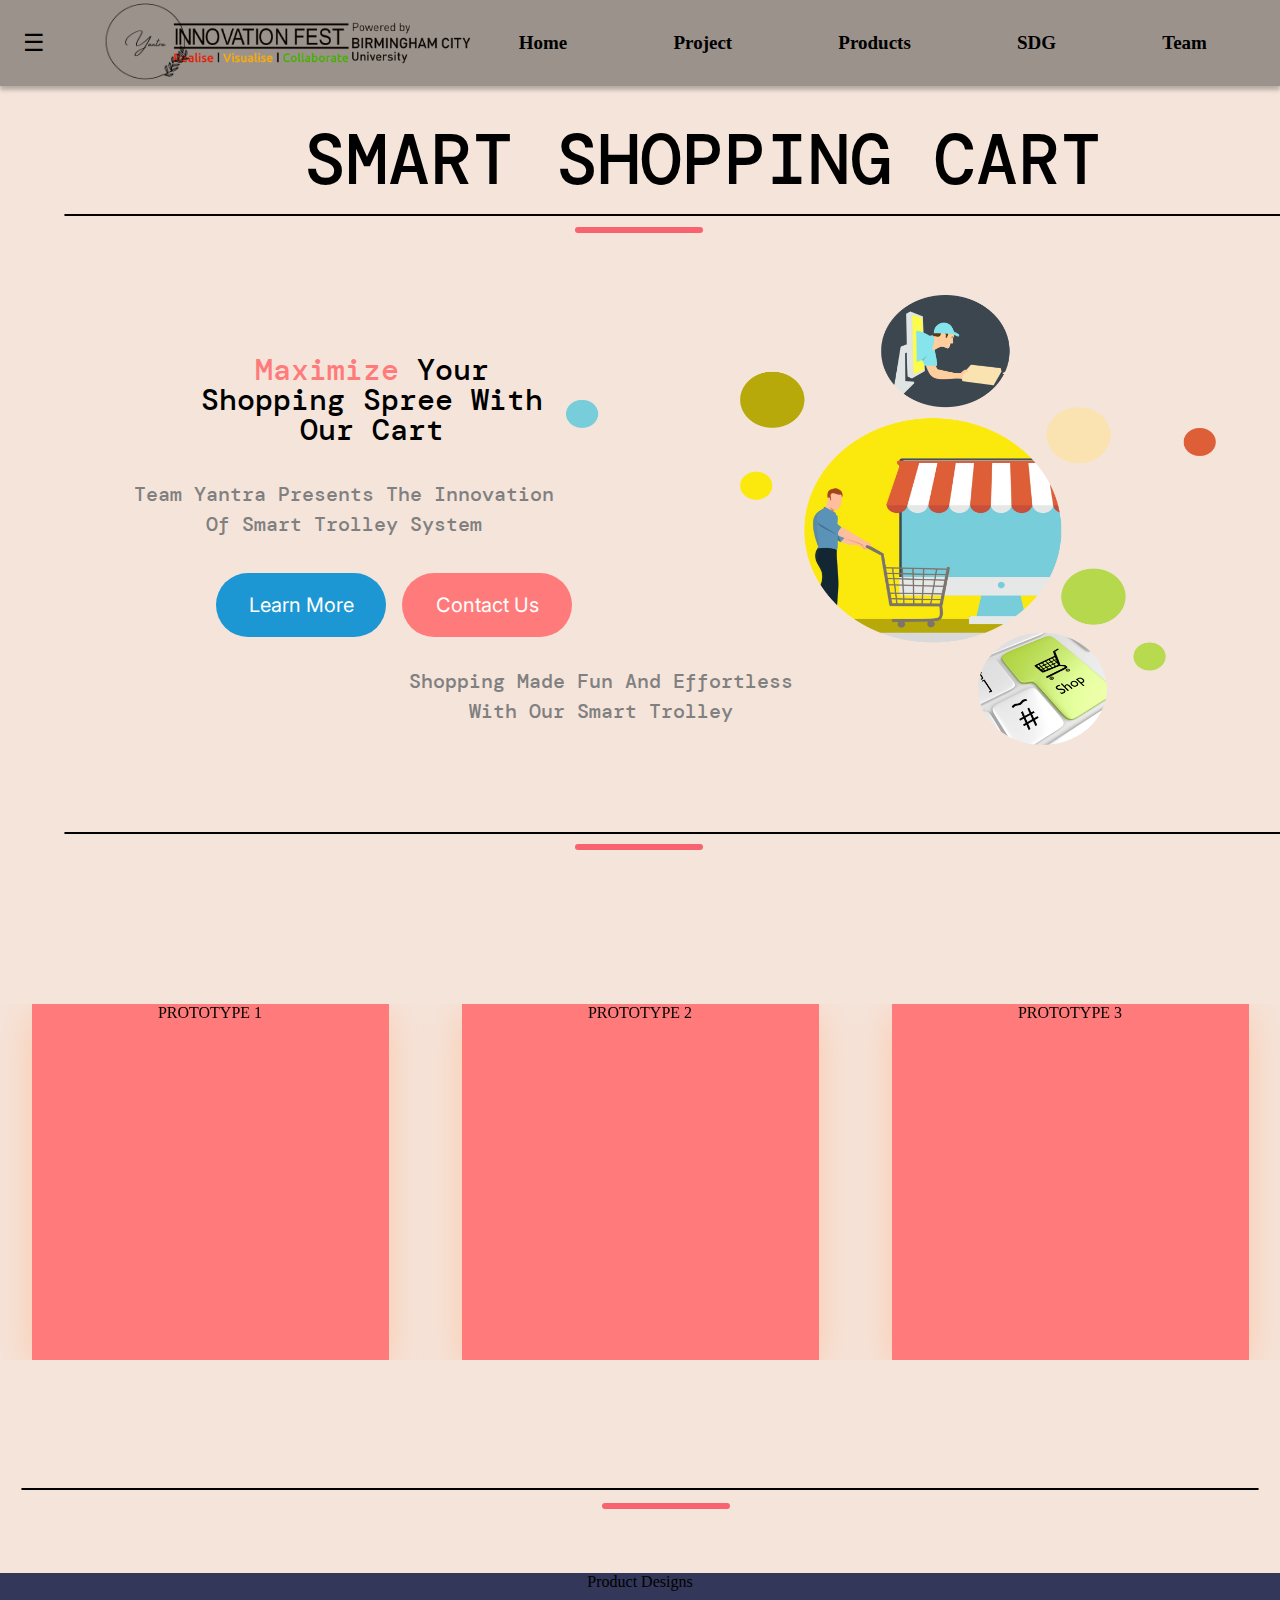
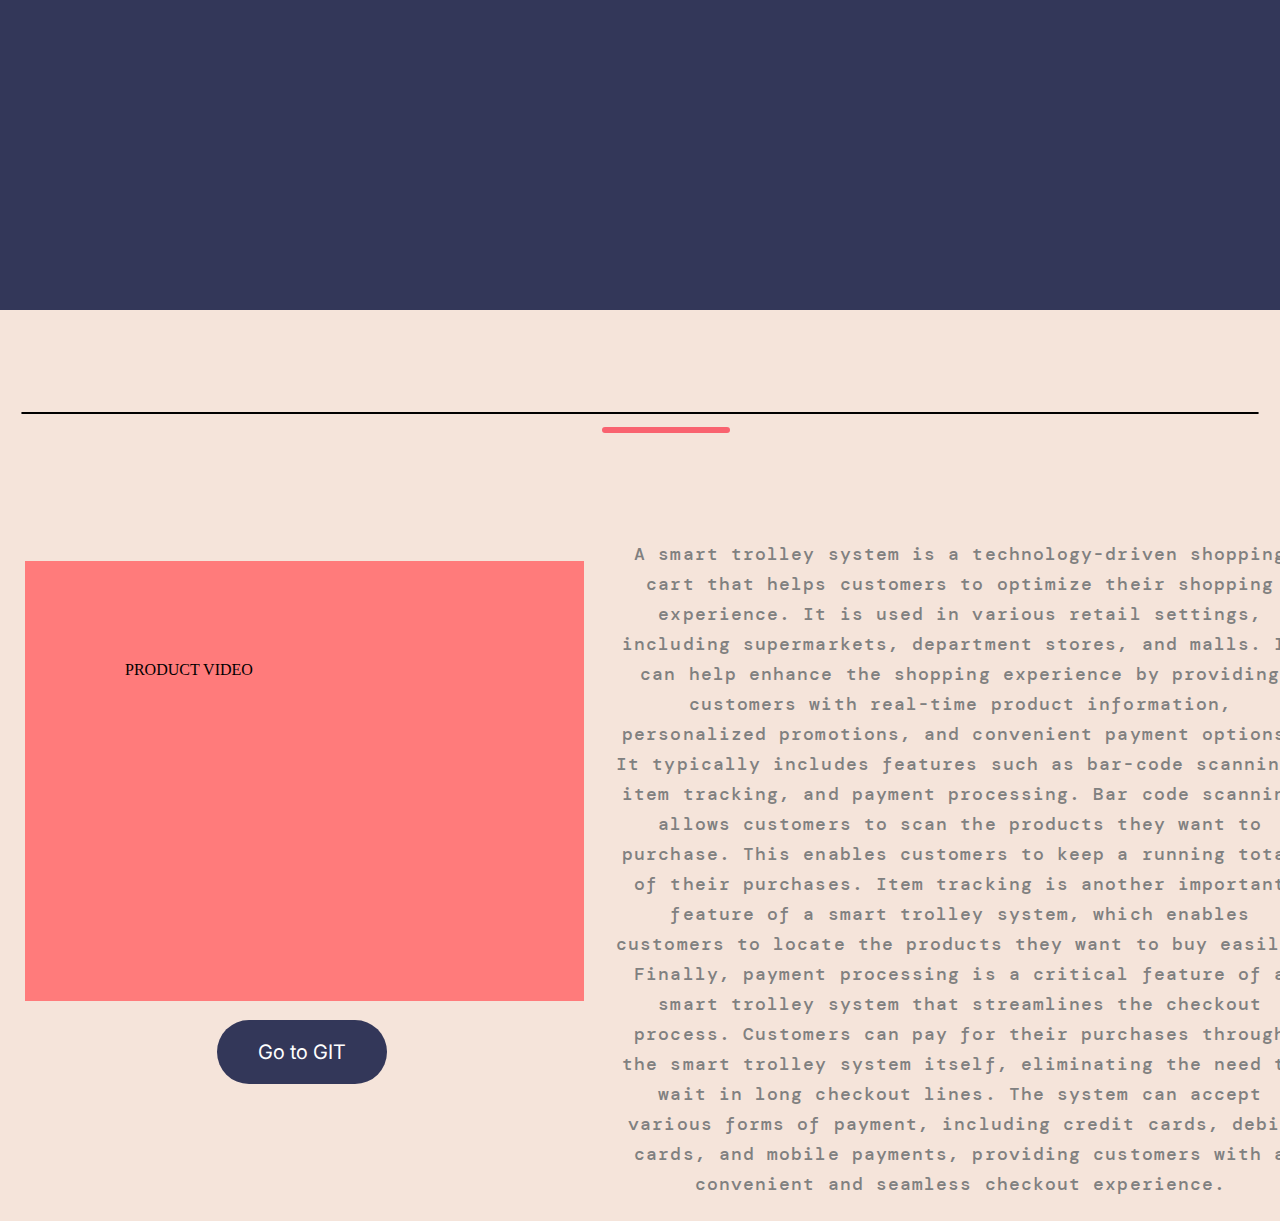
<file: index.html>
<!DOCTYPE html>
<html>
  <head>
    <meta charset="UTF-8">
    <title>Navigation Bar </title>
    <link rel="stylesheet" href="css/home.css">
    <link href='https://fonts.googleapis.com/css?family=Istok Web' rel='stylesheet'>
    <link href='https://fonts.googleapis.com/css?family=Inter' rel='stylesheet'>
    <link href="https://fonts.googleapis.com/css2?family=Baloo+Bhaijaan+2:wght@400;700&family=DM+Mono:wght@500&display=swap" rel="stylesheet">
    <link rel="stylesheet" href="https://cdnjs.cloudflare.com/ajax/libs/font-awesome/6.2.1/css/all.min.css" integrity="sha512-MV7K8+y+gLIBoVD59lQIYicR65iaqukzvf/nwasF0nqhPay5w/9lJmVM2hMDcnK1OnMGCdVK+iQrJ7lzPJQd1w==" crossorigin="anonymous" referrerpolicy="no-referrer" />
    <link href="https://fonts.googleapis.com/css2?family=Inter:wght@400;900&display=swap" rel="stylesheet">
    <link href="https://fonts.googleapis.com/css2?family=Inter:wght@400;900&family=Wendy+One&display=swap" rel="stylesheet">
    <link rel="stylesheet" href="https://use.fontawesome.com/releases/v5.6.3/css/all.css" integrity="sha384-UHRtZLI+pbxtHCWp1t77Bi1L4ZtiqrqD80Kn4Z8NTSRyMA2Fd33n5dQ8lWUE00s/" crossorigin="anonymous">
  </head>
  <body>
    <div class="navbar">
      <div class="menu-icon">&#9776;</div>
      <img src="images/logo1.png" alt="Logo 1" class="logo1">
      <img src="images/logo2 .png" alt="Logo 2" class="logo">
      <a class="active" href="index.html">Home</a>
      <a href="project.html">Project</a>
      <a href="product.html">Products</a>
      <a href="sdg.html">SDG</a>
      <a href="team.html">Team</a>
    </div>
    <div class="header">
      <h1 class="team">Smart Shopping Cart</h1>
      <hr class="black_line">
      <hr class="red_line">
      <div class="line">
          <hr class="black_line1">
          <hr class="red_line1">
      </div>
  </div>
  <div class="tagline">
    <img src="images/home.png" alt="tag" class="tag">
    <h1 class="tag_text"><mark class="mark_1">Maximize</mark> your shopping spree with our cart</h1>
    <p class="para_1">Team Yantra presents the innovation of Smart Trolley System</p>
    <button class="button" style="vertical-align:middle" onclick="location.href ='project.html'"><span>Learn More</span></button>
    <button class="button button1" style="vertical-align:middle" onclick="location.href ='contact_us.html'"><span>Contact Us</span></button>
    <p class="para_1 para_2">Shopping made fun and effortless with our smart trolley</p>
  </div>
  <div class="product_images">
    <div class="img_1">PROTOTYPE 1</div>
    <div class="img_2">PROTOTYPE 2</div>
    <div class="img_3">PROTOTYPE 3</div>
  </div>
  <div class="line line2">
    <hr class="black_line1">
    <hr class="red_line1">
</div>
    <div class="product">Product Designs
    </div>
  <div class="line line3">
      <hr class="black_line1">
      <hr class="red_line1">
  </div>
   <div class="video">PRODUCT VIDEO
    <div class="icon">
      <a href=""><i class="bi bi-play-circle"></i></a>
  </div>
  </div>
   
   <div class="dis">
    A smart trolley system is a technology-driven shopping cart that helps customers to optimize their 
    shopping experience. It is used in various retail settings, including supermarkets, department stores, and malls. 
    It can help enhance the shopping experience by providing customers with real-time product information, personalized promotions, and convenient payment options. It typically includes features such as bar-code scanning, item tracking, and payment processing.
    Bar code scanning allows customers to scan the products they want to purchase. This enables customers to keep a running total of their purchases. 
    Item tracking is another important feature of a smart trolley system, which enables customers to locate the products they want to buy easily.
    Finally, payment processing is a critical feature of a smart trolley system that streamlines the checkout process. Customers can pay for their purchases through the smart trolley system itself, eliminating the need to wait in long checkout lines. 
    The system can accept various forms of payment, including credit cards, debit cards, and mobile payments, providing customers with a convenient and seamless checkout experience.
   </div>
   <button class="button button5" style="vertical-align:middle" onclick="location.href ='project.html'"><span>Go to GIT</span></button>

   </div>
    <!-- <script>
      // Add event listener to hamburger menu icon
      const menuIcon = document.querySelector(".menu-icon");
      const links = document.querySelectorAll(".navbar a");
      menuIcon.addEventListener("click", () => {
        for (const link of links) {
          link.style.display = link.style.display === "none" ? "block" : "none";
        }
      });
    </script> -->
  </body>
</html>
</file>
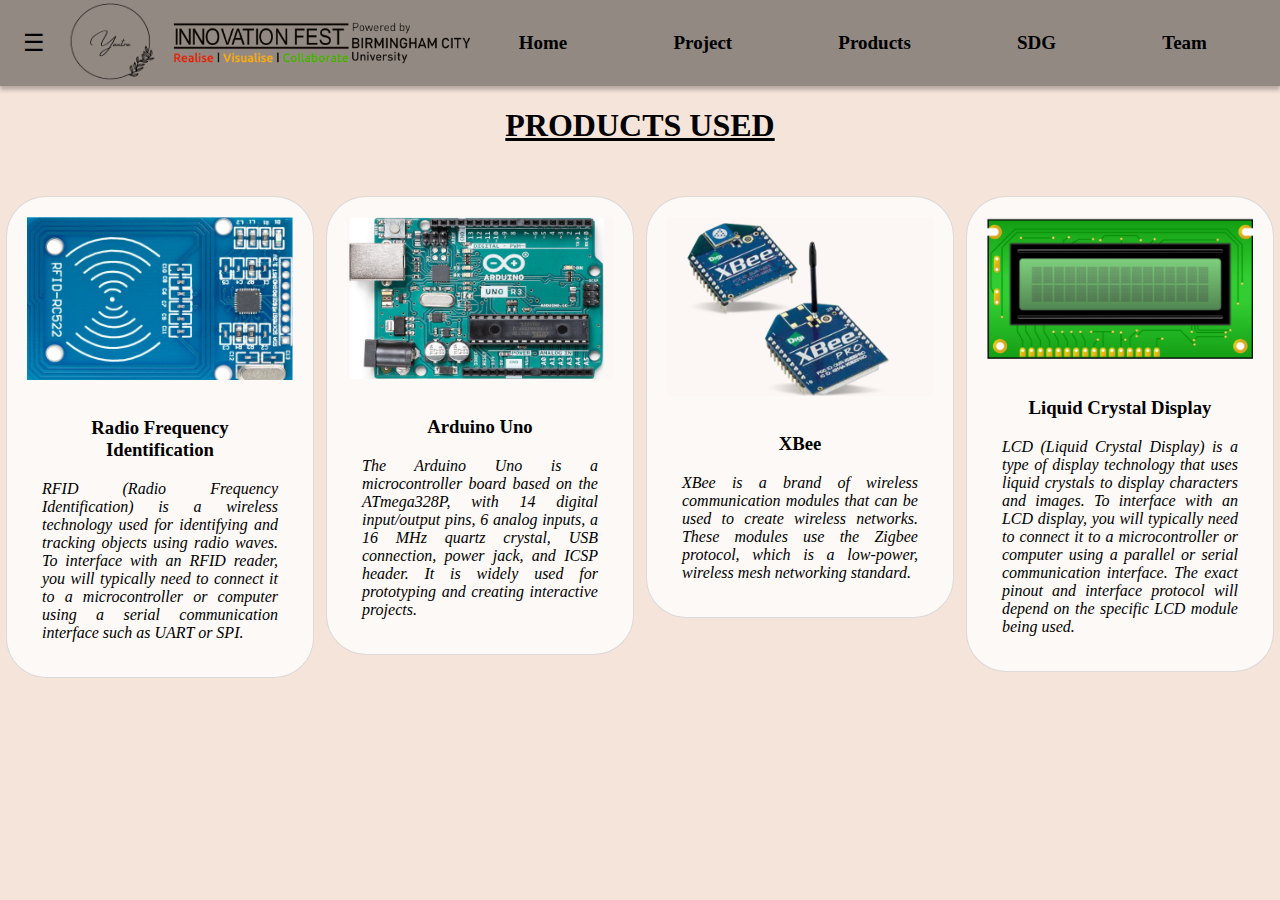
<file: product.html>
<!DOCTYPE html>
<html>
<head>
<style>
div.gallery {
  border: 1px solid #ccccccb2;
  background-color:#ffffffc4;
}

div.gallery:hover {
  border: 1px solid #777;
}

div.gallery img {
  width: 100%;
  height: auto;
}

div.desc {
  padding: 15px;
  text-align: center;
  text-align: justify;
  font-style: italic;
}
div.desc h3{
    text-align: center;
    font-style:normal;
  
}
.topic{
    text-align: center;
    text-decoration:underline;
    margin-bottom: 50px;

}
html{
    background-color: #F5E4DA;
}

* {
  box-sizing: border-box;
}

.responsive {
  padding: 2px 6px;
  float: left;
  width: 24.99999%;

}

@media only screen and (max-width: 700px) {
  .responsive {
    width: 49.99999%;
    margin: 6px 0;
  }
}

@media only screen and (max-width: 500px) {
  .responsive {
    width: 100%;
  }
}

.clearfix:after {
  content: "";
  display: table;
  clear: both;
}


body{
    margin: 0;
    padding: 0;
    overflow-x: hidden;
    background-color:  #F5E4DA;
    ;
}
nav{
    display: none;
}
 .navbar {
    overflow: hidden;
    display: flex;
    justify-content: space-between;
    align-items: center;
    padding: 13px;
    background: rgba(0, 0, 0, 0.4);
    box-shadow: 0px 4px 4px rgba(0, 0, 0, 0.25);
  }
    .logo1{
        position: absolute;
        width: 115px;
        height: 110px;
        left: 55px;
        top: -11px;
    }
    .logo{
      margin-left: 90px;
      height: 60px;
      object-fit: contain;
    }

    .navbar a {
    color: #000000;
    text-align: center;
    padding: 10px;
    text-decoration: none;
    font-weight: bold;
    font-size: 19px;
    margin-right: 50px;
    }
    .product{
      position: absolute;
      width: 1670px;
      height: 337px;
      left: 18px;
      top: 115px;
      background: #333759;
    }

      .videopitch{
        bottom:1000px;
      }

  .navbar .menu-icon {
    color: #000000;
    font-size: 24px;
    cursor: pointer;
    display: flex;
    align-items: center;
    margin-left: 10px;
  }

  .navbar a:hover {
    background-color: #ddd;
    color: black;
  }
  .menu-icon{
   size: 50px;
  }

.gallery{
  border-radius: 40px;
  padding:20px;
}
</style>
</head>
<body>
  <div class="navbar">
    <div class="menu-icon">&#9776;</div>
    <img src="images/logo1.png" alt="Logo 1" class="logo1">
    <img src="images/logo2_.png" alt="Logo 2" class="logo">
    <a class="active" href="index.html">Home</a>
    <a href="project.html">Project</a>
    <a href="product.html">Products</a>
    <a href="sdg.html">SDG</a>
    <a href="team.html">Team</a>
  </div>

<h1 class="topic">PRODUCTS USED</h1>


<div class="responsive">
  <div class="gallery">
    <a target="_blank" href="img_5terre.jpg">
      <img src="images/RFID.png" alt="RFID" width="600" height="400">
    </a>
    <div class="desc"><h3>Radio Frequency Identification</h3>
        RFID (Radio Frequency Identification) is a wireless technology used for identifying and tracking objects using radio waves.
        To interface with an RFID reader, you will typically need to connect it to a microcontroller or computer using a serial communication interface such as UART or SPI. </div>
  </div>
</div>


<div class="responsive">
  <div class="gallery">
    <a target="_blank" href="img_forest.jpg">
      <img src="images/aurdino.png" alt="Arduino Uno" width="600" height="400">
    </a>
    <div class="desc"><h3>Arduino Uno</h3>
        The Arduino Uno is a microcontroller board based on the ATmega328P, with 14 digital input/output pins, 6 analog inputs, a 16 MHz quartz crystal, USB connection, power jack, and ICSP header. It is widely used for prototyping and creating interactive projects.</div>
  </div>
</div>

<div class="responsive">
  <div class="gallery">
    <a target="_blank" href="img_lights.jpg">
      <img src="images/Xbee.png" alt="XBee" width="600" height="400">
    </a>
    <div class="desc"><h3> XBee </h3>
        XBee is a brand of wireless communication modules that can be used to create wireless networks. These modules use the Zigbee protocol, which is a low-power, wireless mesh networking standard.
    </div>
  </div>
</div>

<div class="responsive">
  <div class="gallery">
    <a target="_blank" href="img_mountains.jpg">
      <img src="images/LCD.png" alt="LCD" width="600" height="400">
    </a>
    <div class="desc">
        <h3>
            Liquid Crystal Display
        </h3>LCD (Liquid Crystal Display) is a type of display technology that uses liquid crystals to display characters and images.
        To interface with an LCD display, you will typically need to connect it to a microcontroller or computer using a parallel or serial communication interface. The exact pinout and interface protocol will depend on the specific LCD module being used.</div>
  </div>
</div>


</body>
</html>
</file>
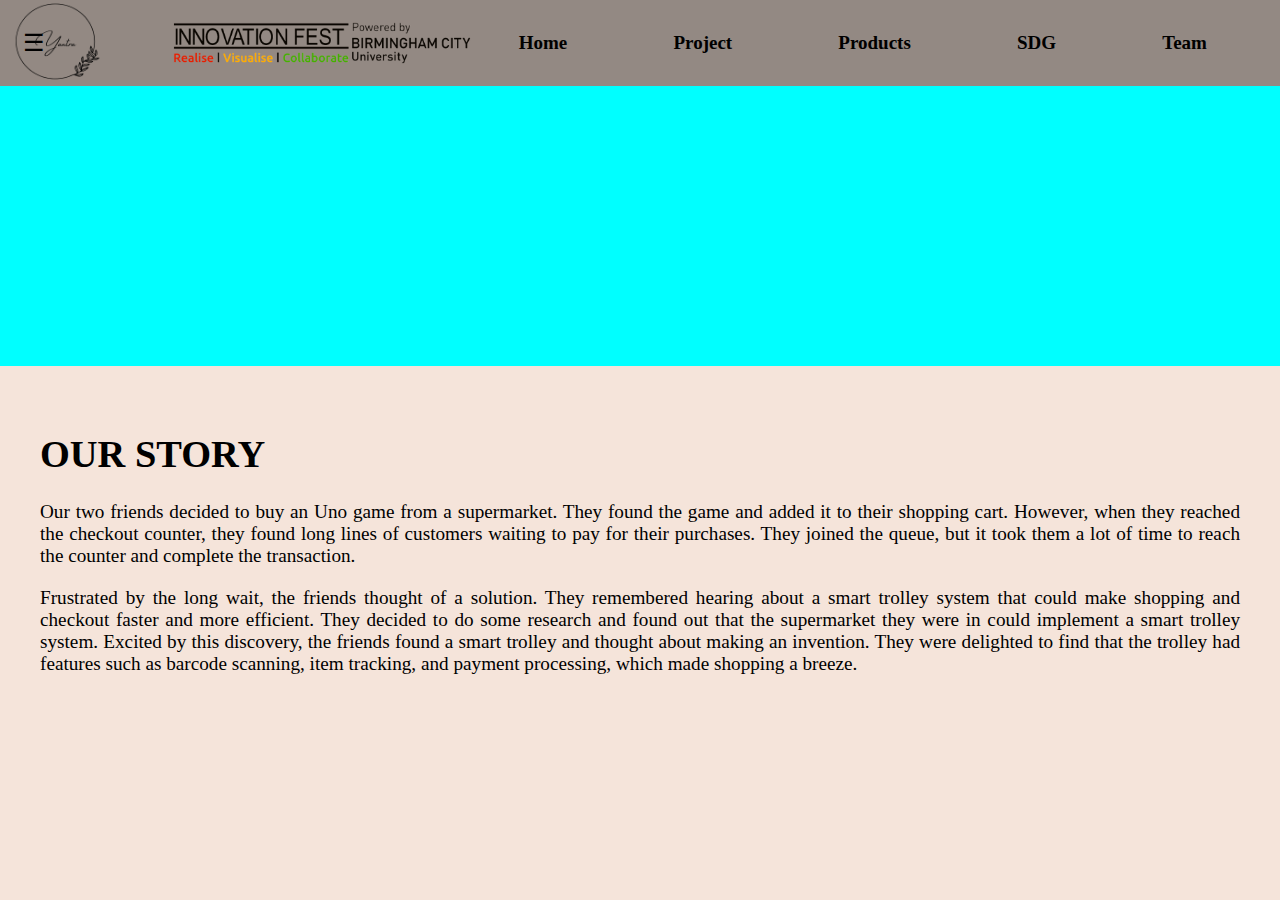
<file: project.html>
<!DOCTYPE html>
<html>
    <head>
        <link rel="stylesheet" href="css/page1.css">
    </head>
    <body> 
        <div class="navbar">
            <div class="menu-icon">&#9776;</div>
            <img src="images/logo1.png" alt="Logo 1" class="logo1">
            <img src="images/logo2_.png" alt="Logo 2" class="logo">
            <a class="active" href="index.html">Home</a>
            <a href="project.html">Project</a>
            <a href="product.html">Products</a>
            <a href="sdg.html">SDG</a>
            <a href="team.html">Team</a>

          </div>

        <div class="xx1"></div>
        
        <div class="xx2">
            <h1 class="story">OUR STORY</h1>
            <p> Our two friends decided to buy an Uno game from a supermarket. They found the game and added it to their shopping cart. However, when they reached the checkout counter, they found long lines of customers waiting to pay for their purchases. They joined the queue, but it took them a lot of time to reach the counter and complete the transaction.
        </div>

        <div class="xx3">
            <p>Frustrated by the long wait, the friends thought of a solution. 
                They remembered hearing about a smart trolley system that could make shopping and checkout 
                faster and more efficient.
                 They decided to do some research and found out that the supermarket they were 
                 in could implement a smart trolley system. Excited by this discovery, 
                 the friends found a smart trolley and thought about making an invention.
                  They were delighted to find that the trolley had features such as barcode scanning,
                   item tracking, and payment processing, which made shopping a breeze.</p>
        </p>
        </div>
  
    </body>
</html>
</file>
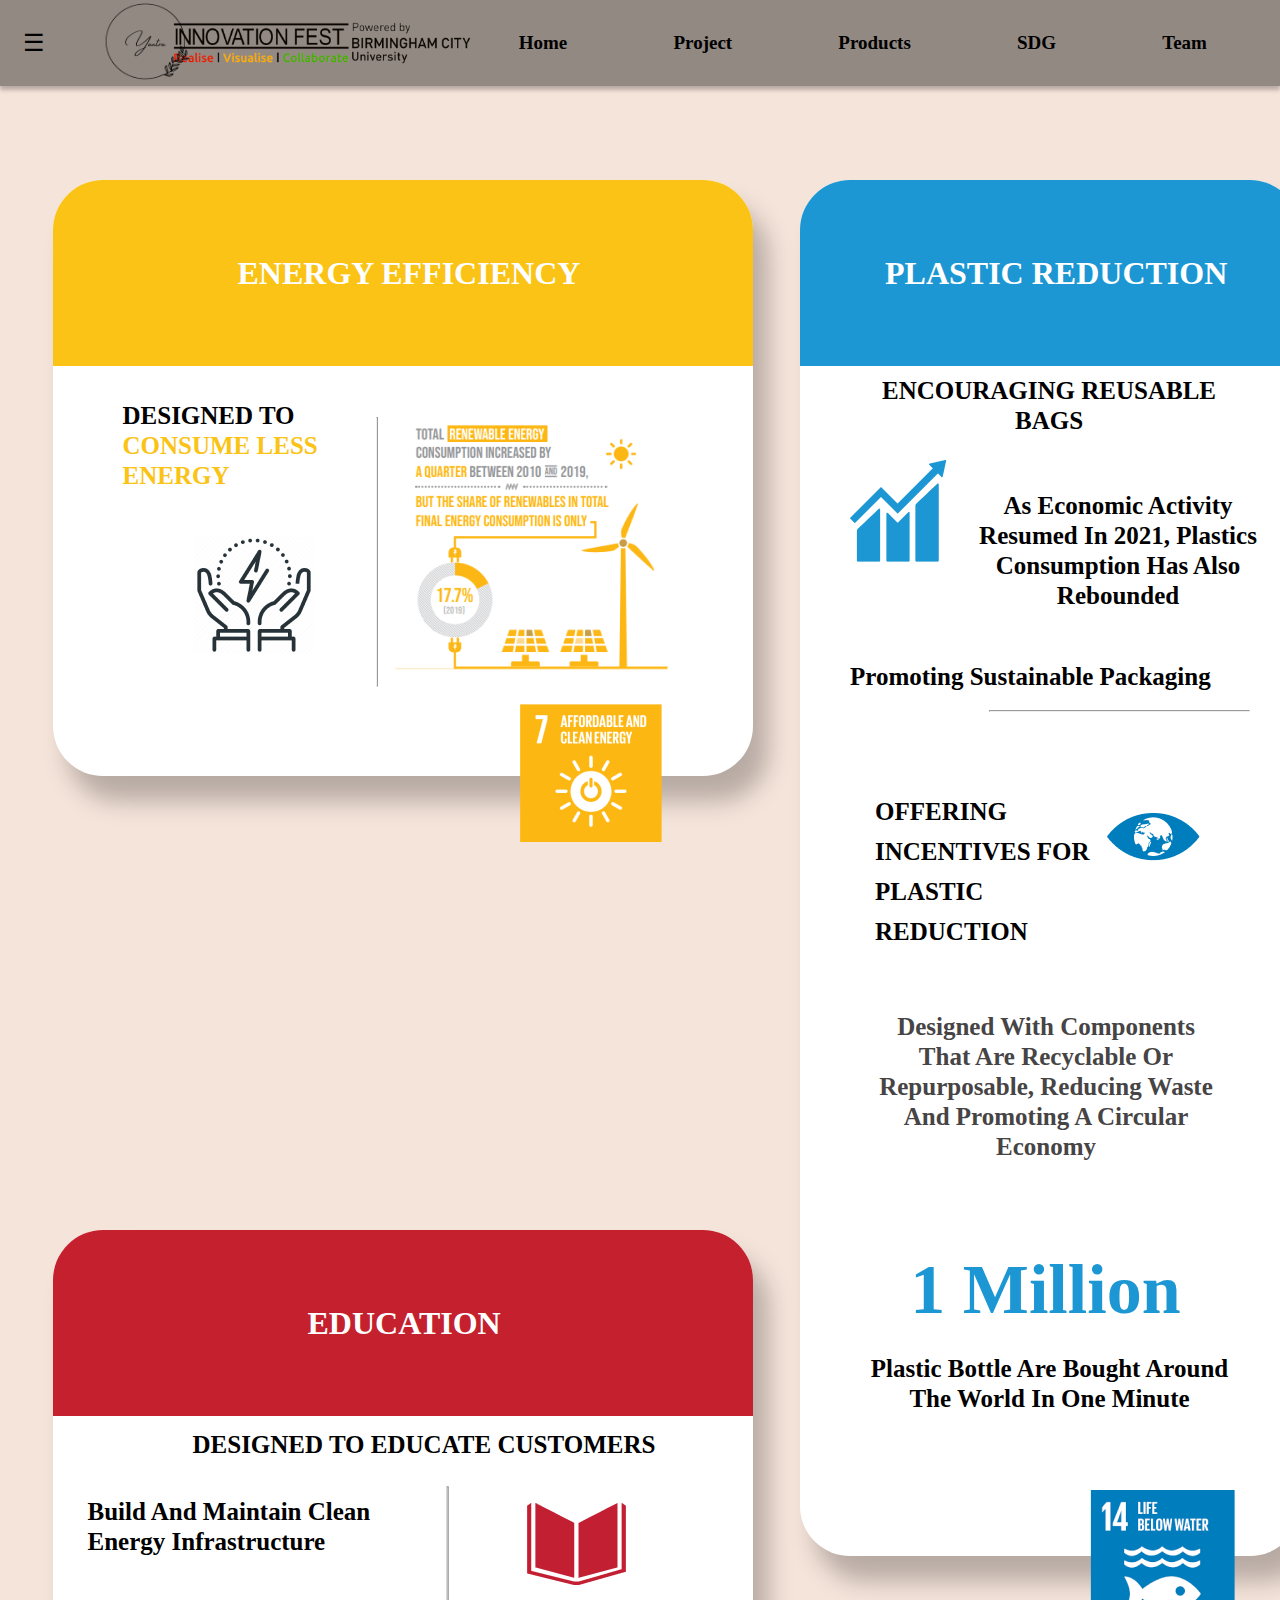
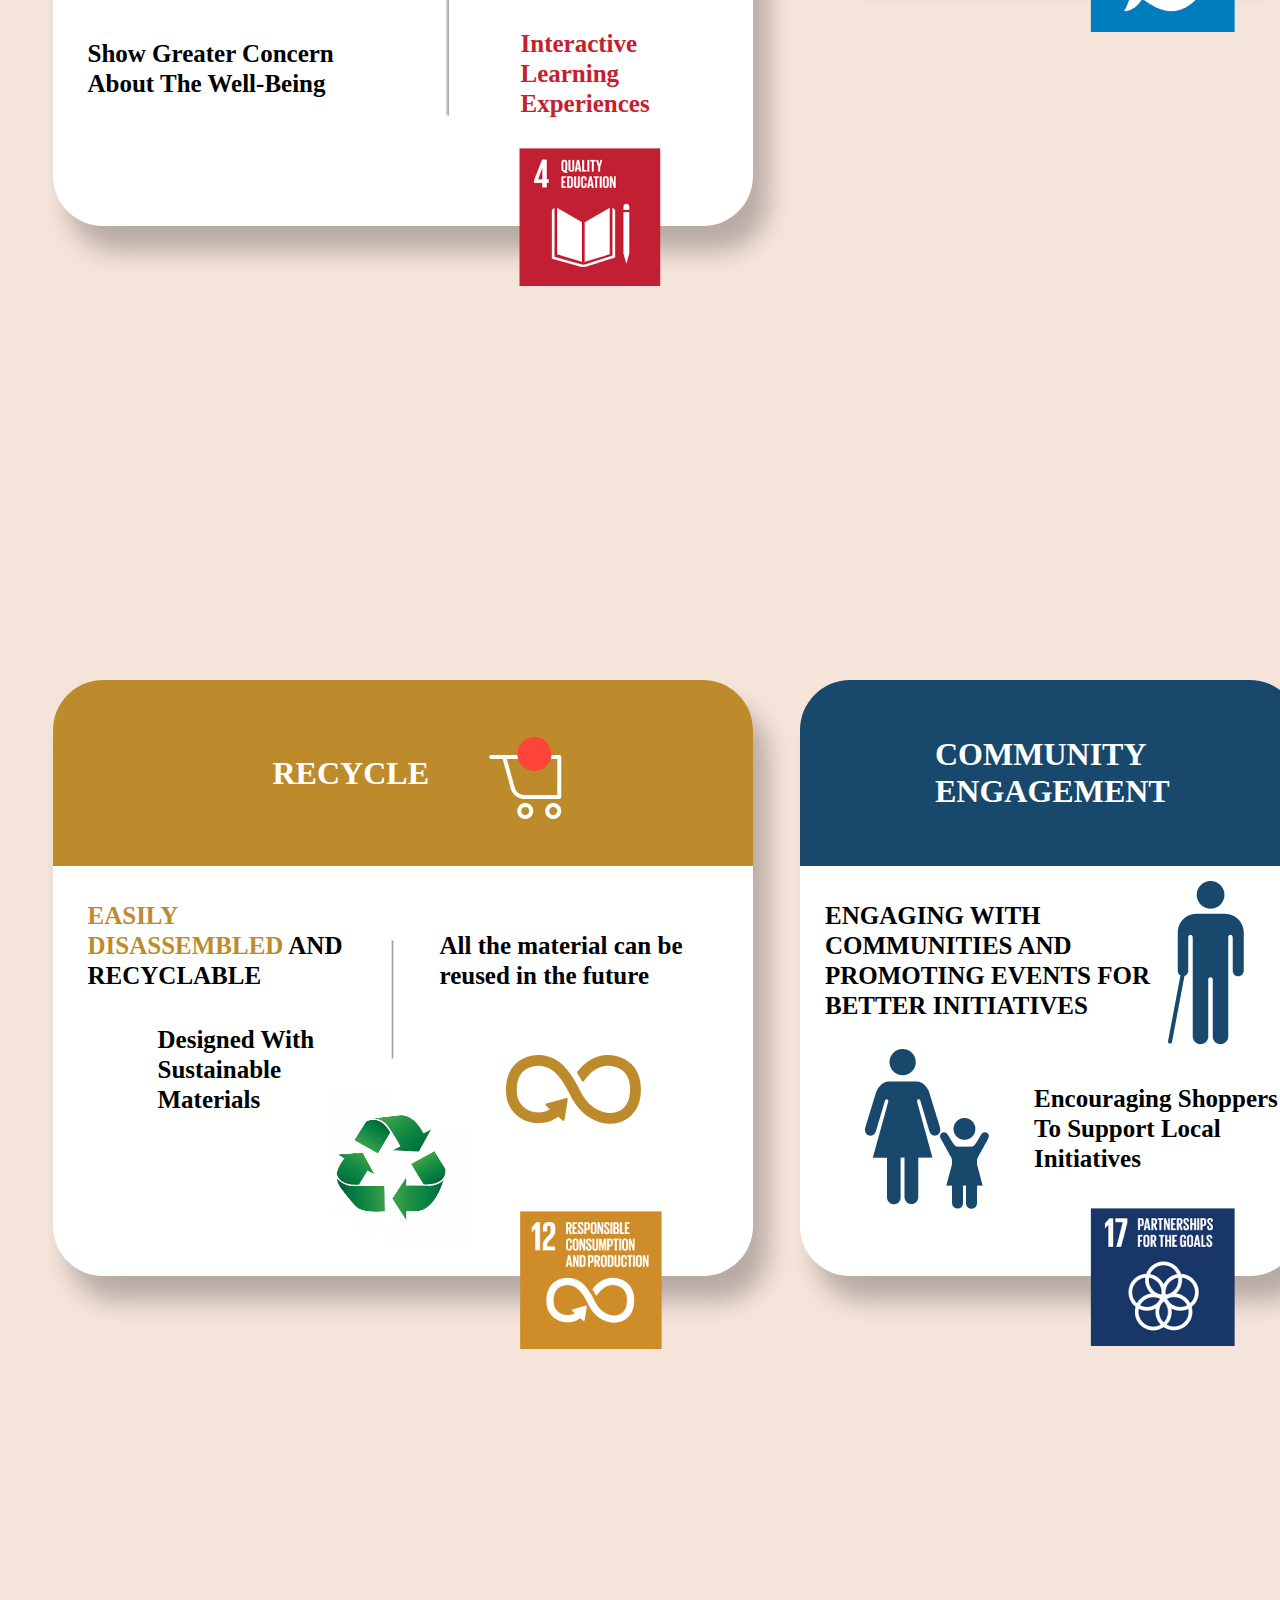
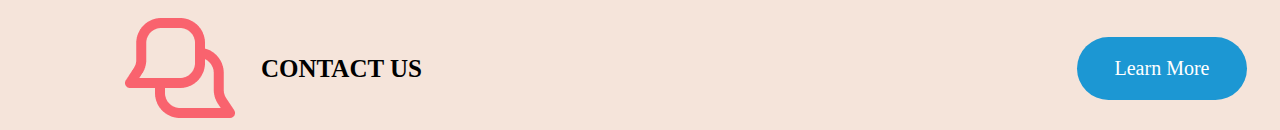
<file: sdg.html>
<!DOCTYPE html>
<html lang="en">
<head>
    <meta charset="UTF-8">
    <meta http-equiv="X-UA-Compatible" content="IE=edge">
    <meta name="viewport" content="width=device-width, initial-scale=1.0">
    <link rel="stylesheet" href="css/sdg.css">
    <title>SDG</title>
</head>
<body>
    <div class="navbar">
        <div class="menu-icon">&#9776;</div>
        <img src="images/logo1.png" alt="Logo 1" class="logo1">
        <img src="images/logo2_.png" alt="Logo 2" class="logo">
        <a class="active" href="index.html">Home</a>
        <a href="project.html">Project</a>
        <a href="product.html">Products</a>
        <a href="sdg.html">SDG</a>
        <a href="team.html">Team</a>
      </div>
    <div class="content">
        <div class="energy">
            <div class="color1">
                <h1 class="header one">Energy efficiency</h1>
            </div>
            <h2 class="energy_text">designed to <mark class="en">consume less energy</mark></h2>
            <img src="images/energy.png" alt="energy" class="energy_img">
            <img src="images/energy_1.png" alt="energy_1" class="energy_1">
            <hr class="energy_line">
            <img src="images/s_energy.png" alt="SDG7" class="sdg7">
        </div>
        
        <div class="edu">
            <div class="color2">
                <h1 class="header two ">Education</h1>
            </div>
            <h2 class="edu_text">designed to educate customers</h2>
            <hr class="edu_line">
            <img src="images/book.png" alt="book" class="book">
            <h2 class="edu_text1">Build and maintain clean energy infrastructure</h2>
            <h2 class="edu_text2">Show greater concern about the well-being</h2>
            <h2 class="edu_text3"><mark class="ed">interactive</mark> learning experiences</h2>
            <img src="images/s_edu.png" alt="SDG4" class="sdg4">
        </div>
        <div class="recycle">
            <div class="color3">
                <h1 class="header three">Recycle</h1>
                <img src="images/Cart.png" alt="cart" class="cart">
                
            </div>
            <h2 class="rec_text1"><mark class="easily">easily disassembled</mark> and recyclable</h2>
            <h2 class="rec_text2">designed with sustainable materials</h2>
            <hr class="rec_line">
            <h2 class="rec_text3">All the material can be reused in the future </h2>
           
            <img src="images/recycle.avif" alt="recycle" class="recycle_img">
            <img src="images/infinity.png" alt="infinity" class="infinity">
            <img src="images/s_recycle.png" alt="SDG12" class="sdg12">
        </div>
        <div class="plastic">
            <div class="color4">
                <h1 class="header four">Plastic Reduction</h1>
            </div>
            <h2 class="pla_text1">Encouraging reusable bags</h2>
            <img src="images/growth.png" alt="graph" class="growth">
            <h2 class="pla_text2">As economic activity resumed in 2021, plastics consumption has also rebounded</h2>
            <h2 class="pla_text3">Promoting <mark class="package">sustainable packaging</mark></h2>
            <h2 class="pla_text4">Offering 
                incentives
                 for 
                plastic reduction</h2>
            <img src="images/eye.png" alt="eye" class="eye"> 
            <h2 class="pla_text5">designed with components that are recyclable or repurposable, reducing waste and promoting a circular economy</h2>
            <hr class="pla_line">
            <h1 class="million">1 million</h1>
            <h2 class="pla_text6">Plastic bottle are bought around the world in one minute</h2>
            <img src="images/s_plastic.png" alt="SDG14" class="sdg14">
        </div>
        <div class="community">
            <div class="color5">
                <h1 class="header five">Community Engagement</h1>
            </div>
            <h2 class="com_text1">engaging with communities and promoting events for better initiatives</h2>
            <img src="images/man.png" alt="man" class="man"> 
            <h2 class="com_text2">encouraging shoppers to support local initiatives</h2>
            <img src="images/woman.png" alt="woman" class="woman">
            <img src="images/s_com.png" alt="SDG17" class="sdg17">
        </div>
        <div class="contact_us">
            <a href="contact_us.html"><img src="images/contact.png" alt="contact" class="contact">
            <h1 class="contact_text">CONTACT US</h1></a>
            <button class="button" style="vertical-align:middle" onclick="location.href ='https://www.undp.org/sustainable-development-goals?gclid=CjwKCAjwue6hBhBVEiwA9YTx8MPVXitRMT9Tve0LpAwi3A21qdU_5aN3-8QmoI8ZYOVgoUtti5HxKRoCfK0QAvD_BwE'"><span>Learn More</span></button>
        </div>
    </div>
</body>
</html>
</file>
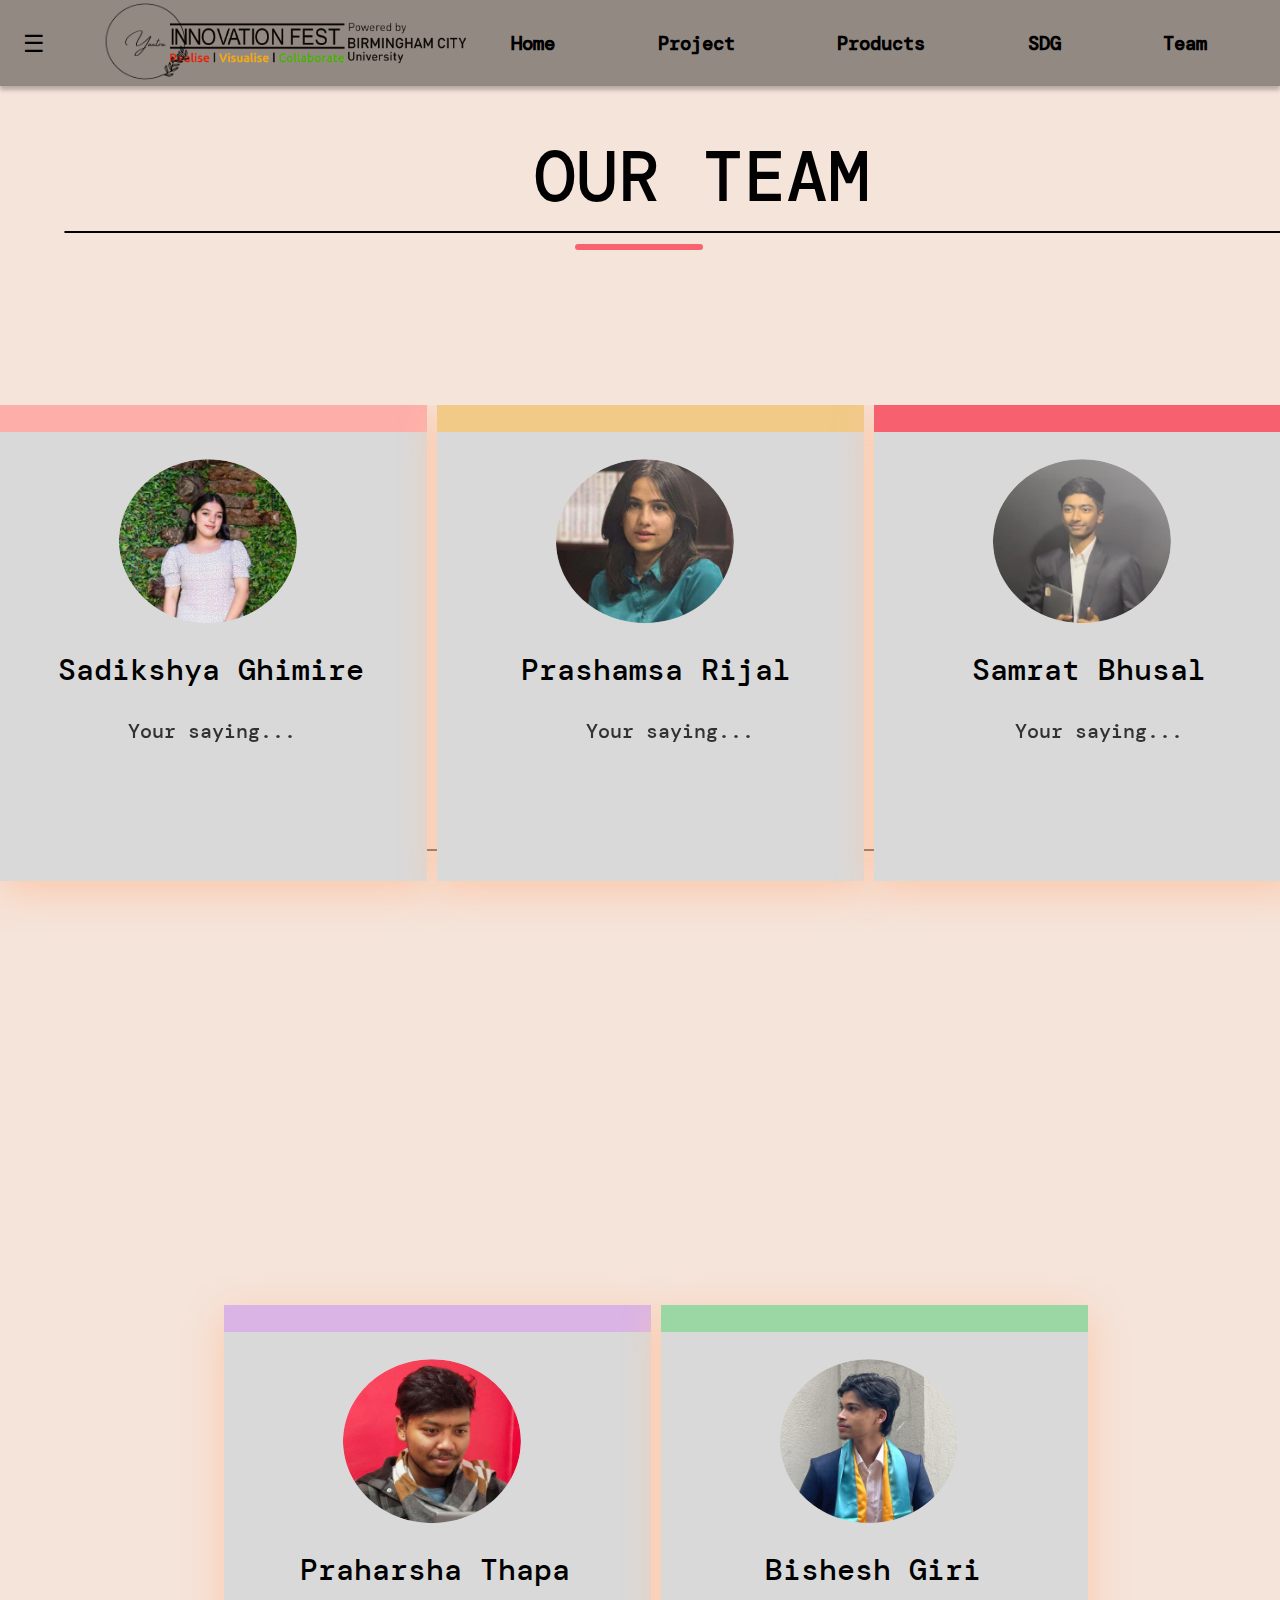
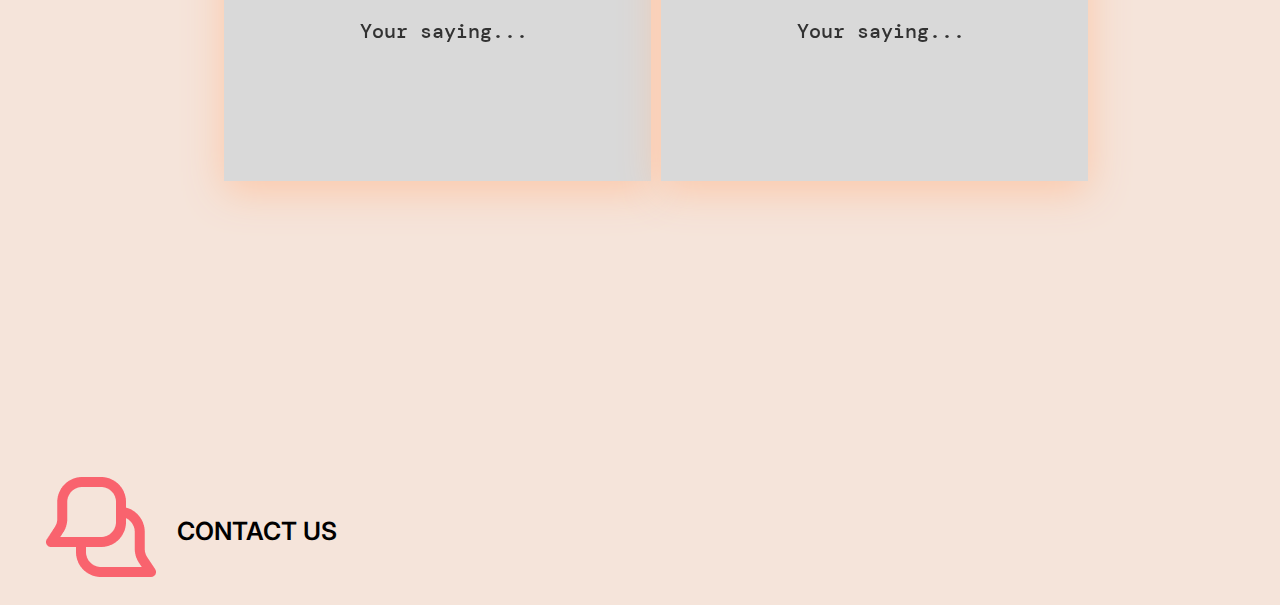
<file: team.html>
<!DOCTYPE html>
<html lang="en">
<head>
    <meta charset="UTF-8">
    <meta http-equiv="X-UA-Compatible" content="IE=edge">
    <meta name="viewport" content="width=device-width, initial-scale=1.0">
    <link rel="stylesheet" href="css/team.css">
    <link href="https://fonts.googleapis.com/css2?family=Baloo+Bhaijaan+2:wght@400;700&family=DM+Mono:wght@500&display=swap" rel="stylesheet">
    <link rel="stylesheet" href="https://cdnjs.cloudflare.com/ajax/libs/font-awesome/6.2.1/css/all.min.css" integrity="sha512-MV7K8+y+gLIBoVD59lQIYicR65iaqukzvf/nwasF0nqhPay5w/9lJmVM2hMDcnK1OnMGCdVK+iQrJ7lzPJQd1w==" crossorigin="anonymous" referrerpolicy="no-referrer" />
    <link href="https://fonts.googleapis.com/css2?family=Inter:wght@400;900&display=swap" rel="stylesheet">
    <link href="https://fonts.googleapis.com/css2?family=Inter:wght@400;900&family=Wendy+One&display=swap" rel="stylesheet">
    <link rel="stylesheet" href="https://use.fontawesome.com/releases/v5.6.3/css/all.css" integrity="sha384-UHRtZLI+pbxtHCWp1t77Bi1L4ZtiqrqD80Kn4Z8NTSRyMA2Fd33n5dQ8lWUE00s/" crossorigin="anonymous">
    <title>Team</title>

</head>
<body>
  <div class="navbar">
    <div class="menu-icon">&#9776;</div>
    <img src="images/logo1.png" alt="Logo 1" class="logo1">
    <img src="images/logo2_.png" alt="Logo 2" class="logo">
    <a class="active" href="index.html">Home</a>
    <a href="project.html">Project</a>
    <a href="product.html">Products</a>
    <a href="sdg.html">SDG</a>
    <a href="team.html">Team</a>
  </div>
    <div class="header">
        <h1 class="team">our team</h1>
        <hr class="black_line">
        <hr class="red_line">
        <div class="line">
            <hr class="black_line1">
            <hr class="red_line1">
        </div>
        
    </div>
    <div class="content">
        <div class="mem1">
            <div class="color1"></div>
            <img src="images/sadikshya.png" alt="mem1" class="photo">
            <h1 class="name_1">Sadikshya Ghimire</h1>
            <h2 class="say_1">Your saying...</h2>
            <div class="socials">
                <ul>
                    <li>
                      <a href="https://www.facebook.com/sadikshya.ghimire.3956">
                        <i class="fa-brands fa-facebook icon"></i> </a>
                    </li>
                    <li>
                        <a href="#"><i class="fab fa-pinterest icon"></i></a></li>
                    <li>
                      <a href="https://www.linkedin.com/in/sadikshya-ghimire-0b4674259/"><i class="fab fa-linkedin icon"></i></a>
                    </li>
                  </ul>
                </div>
        </div>
        <div class="mem2">
            <div class="color2"></div>
            <img src="images/prasamsha.png" alt="mem2" class="photo">
            <h1 class="name_2">Prashamsa Rijal</h1>
            <h2 class="say_2">Your saying...</h2>
            <div class="socials">
                <ul>
                    <li>
                      <a href="https://www.facebook.com/prashamsa.rijal">
                        <i class="fa-brands fa-facebook icon"></i> </a>
                    </li>
                    <li>
                        <a href="#"><i class="fab fa-pinterest icon"></i></a></li>
                    <li>
                      <a href="https://www.linkedin.com/in/prashamsa-rijal-56b023257/"><i class="fab fa-linkedin icon"></i></a>
                    </li>
                  </ul>
                </div>
        </div>
        <div class="mem3">
            <div class="color3"></div>
            <img src="images/samrat.png" alt="mem3" class="photo">
            <h1 class="name_3">Samrat Bhusal</h1>
            <h2 class="say_3">Your saying...</h2>
            <div class="socials">
                <ul>
                    <li>
                      <a href="https://www.facebook.com/samrat.bhusal.796">
                        <i class="fa-brands fa-facebook icon"></i> </a>
                    </li>
                    <li>
                        <a href="#"><i class="fab fa-pinterest icon"></i></a></li>
                    <li>
                      <a href="https://www.linkedin.com/in/samrat-bhusal-a2a248261/"><i class="fab fa-linkedin icon"></i></a>
                    </li>
                  </ul>
                </div>
        </div>
        
        <div class="mem4">
            <div class="color4"></div>
            <img src="images/praharsha.png" alt="mem3" class="photo">
            <h1 class="name_4">Praharsha Thapa</h1>
            <h2 class="say_4">Your saying...</h2>
            <div class="socials">
                <ul>
                    <li>
                      <a href="https://www.facebook.com/thapapraharsha">
                        <i class="fa-brands fa-facebook icon"></i> </a>
                    </li>
                    <li>
                        <a href="#"><i class="fab fa-pinterest icon"></i></a></li>
                    <li>
                      <a href="https://www.linkedin.com/in/praharsha-thapa-26a727147/"><i class="fab fa-linkedin icon"></i></a>
                    </li>
                  </ul>
                </div>
        </div>
        <div class="mem5">
            <div class="color5"></div>
            <img src="images/bishesh.png" alt="mem3" class="photo">
            <h1 class="name_5">Bishesh Giri</h1>
            <h2 class="say_5">Your saying...</h2>
            <div class="socials">
                <ul>
                    <li>
                      <a href="https://www.facebook.com/bishesh.giri.5/">
                        <i class="fa-brands fa-facebook icon"></i> </a>
                    </li>
                    <li>
                        <a href="https://www.pinterest.com/sniperlyfe779/?invite_code=c102fa97112745fc959add21496e2ebf&sender=586664426367862787"><i class="fab fa-pinterest icon"></i></a></li>
                    <li>
                      <a href="https://www.linkedin.com/in/bisheshgiri/"><i class="fab fa-linkedin icon"></i></a>
                    </li>
                  </ul>
                </div>
        </div>
        <div class="contact_us">
          <a href="contact_us.html"><img src="images/contact.png" alt="contact" class="contact">
            <h1 class="contact_text">CONTACT US</h1></a>
        </div>
    </div> 
</body>
</html>
</file>
<file: css/home.css>
*{
    box-sizing: border-box;
  
}

body{
    margin: 0;
    padding: 0;
    overflow-x: hidden;   
    background-color:  #F5E4DA;
    height: 115vh;
    
}
nav{
    display: none;
}
/* Style for the navigation bar */
 .navbar {
    overflow: hidden;
    display: flex;
    justify-content: space-between;
    align-items: center;
    padding: 13px;
    background: rgba(22, 22, 22, 0.4);
    box-shadow: 0px 4px 4px rgba(0, 0, 0, 0.25);
  }
    .logo1{
        position: absolute;
        width: 115px;
        height: 110px;
        left: 90px;
        top: -11px;
    }
    .logo{
      margin-left: 90px;
      height: 60px;
      object-fit: contain;
    }
  
  /* Style for the links in the navigation bar */
  /* Style for the links in the navigation bar */
    .navbar a {
    color: #000000;
    text-align: center;
    padding: 10px;
    text-decoration: none;
    font-weight: bold;
    font-size: 19px;
    margin-right: 50px;
    }
    

  /* Style for the hamburger menu */
  .navbar .menu-icon {
    color: #000000;
    font-size: 24px;
    cursor: pointer;
    display: flex;
    align-items: center;
    margin-left: 10px;
  }
   
  
  /* Style for when the mouse is hovering over a link in the navigation bar */
  .navbar a:hover {
    background-color: #ddd;
    color: black;
  }
  .menu-icon{
   size: 50px;
  }
  
  .dis{
    position: absolute;
    width: 800px;
    height: 382px;
    left: 700px;
    top: 1563px;
    font-family: 'Istok Web';
    font-style: normal;
    font-weight: 400;
    font-size: 15px;
    line-height: 19px;
    letter-spacing: 0.06em;
    text-transform: uppercase;
    color: #000000;
  }
  .github{
    position: absolute;
    width: 298px;
    height: 71px;
    left: 747px;
    top: 1599px;
    background: #090000;
    border-radius: 100px;
  }
   .hit{
    font-family: 'Inter';
    font-style: normal;
    font-weight: 800;
    font-size: 23px;
    line-height: 28px;
    text-align: center;
    text-transform: uppercase;
    text-decoration: none;
    color: #FFFFFF;
    position: absolute;
    width: 213px;
    height: 31px;
    left: 43px;
    top: 1500px;
  }
  .icon{
    position: absolute;
    width: 92px;
    height: 91px;
    left: 235px;
    top: 194px;
    color: #FFFFFF;

  }
  
  /* Media query for smaller screens */
  @media screen and (max-width: 600px) {
    .navbar a:not(:first-child) {
      display: block;
    }
    
  }

.header{
    width:85%;
    margin-left:5%;
    margin-top:-5%;
}
  .team{
    width: 800px;
    height: 91px;
    font-family: 'DM Mono';
    font-style: normal;
    font-weight: 500;
    font-size: 70px;
    line-height: 91px;
    color: #000000;
    text-transform: uppercase;
    top:0%;
    position: relative;
    transform: translate(30%, 50%);
}
.black_line{
    width: 1238px;
    height: 0px;
    border-radius:10px;
    border: 1px solid #000000;
    margin-top: 5%;
}
.red_line{
    width: 128px;
    height: 0px;
    border-radius:10px;
    border: 3px solid rgba(249, 91, 105, 0.95);
    margin-top: 1%;
    margin-left:47%;
}
.line{
    margin-top:55%;
}
.black_line1{
    width: 1238px;
    height: 0px;
    border-radius:10px;
    border: 1px solid #000000;
    margin-top: 5%;
}
.red_line1{
    width: 128px;
    height: 0px;
    border-radius:10px;
    border: 3px solid rgba(249, 91, 105, 0.95);
    margin-top: 1%;
    margin-left:47%;
}
.tagline{
  margin-top:-45%;
  width:95%;
}
.tag{
  float:right;
  width:650px;
  height:450px;
}
.tag_text{
    width: 380px;
    height: 91px;
    font-family: 'DM Mono';
    font-style: normal;
    font-weight: 500;
    font-size: 30px;
    line-height: 30px;
    color: #000000;
    text-align: center;
    text-transform: capitalize;
    position:relative;
    top:70%;
    margin-left:15%;
    padding-top:5%;
}
.para_1{
  width: 980px;
  height: 91px;
  font-family: 'DM Mono';
  font-style: normal;
  font-weight: 500;
  font-size: 20px;
  line-height: 30px;
  color: gray;
  text-align: center;
  text-transform: capitalize;
  position:relative;
  top:70%;
  margin-left:10%;
  padding-top:6%;
}
.button {
  display: inline-block;
  border-radius: 50px;
  background-color: #1C97D3;
  border: none;
  color: #FFFFFF;
  text-align: center;
  font-size: 20px;
  font-family: 'Inter', sans-serif;
  padding: 20px;
  width:170px;
  transition: ease, 0.5s;
  cursor: pointer;
  font-family:'Inter', sans-serif;
  margin-top:2%;
  margin-left:1%;
  transform: translate(120%, 50%);
  
}
.button span:after {
  content: '\00bb';
  position: absolute;
  opacity: 0;
  top: 10;
  right: 30px;
  transition: 0.5s;
}
  
.button:hover span {
padding-right: 5px;
}

.button:hover span:after {
opacity: 1;
right: 0;
}
.button1{
  background-color: #FF7B7B;
}
.mark_1{
  color:#FF7B7B;
  background:none;
}
.middle{
  margin-top:5%;
}
.para_2{
  width:400px;
  position: relative;
  left:23%;
  margin-top:-1%;
}
.product_images{
    width:100%;
    display:grid;
    grid-template-columns: repeat(3,1fr);
    grid-template-rows: repeat(1,1fr);
    column-gap:10px;
    justify-items:center;
    overflow-x:hidden;
    margin-top:25%;
}
.img_1{
    grid-column:1 span/ 2;
    background: #FF7B7B;
    width: 357px;
    height: 356px;
    filter: drop-shadow(0px 10px 20px #FCC7A8);
    text-align: center;
}
.img_2{
  background: #FF7B7B;
  width: 357px;
  height: 356px;
  filter: drop-shadow(0px 10px 20px #FCC7A8);
  text-align: center;
}
.img_3{
  background: #FF7B7B;
  width: 357px;
  height: 356px;
  filter: drop-shadow(0px 10px 20px #FCC7A8);
  text-align: center;
}
.line2{
  margin-top:10%;
}
.product{
  width: 100%;
  height: 337px;
  left: 18px;
  margin-top: 5%;
  background: #333759;
  text-align:center;
}
  .videopitch{
    bottom:1000px;
  }
.video{
  width: 559px;
  height: 440px;
  margin-left: 25px;
  margin-top:10%;
  padding: 100px;
  background: #FF7B7B;
}
.line3{
  margin-top:8%;
}
.dis{
  width: 700px;
  height: 682px;
  margin-left:-7%;
  margin-top:45%;
  font-family: 'DM Mono';
  font-style: normal;
  font-weight: 500;
  font-size: 18px;
  line-height: 30px;
  color: gray;
  text-align: center;
  text-transform: inherit;
  padding-bottom:2%;
}
.button5{
  margin-top:-1%;
  background-color: #333759;
}
.icon{
    
    color: black;
    margin-top:10%;

  }
</file>
<file: css/page1.css>
.xx1{
    padding-bottom: 280px;
    background-color: aqua;
}  
.xx2{
    padding-top: 40px;
}
.xx2,.xx3{
    font-family: 'Times New Roman', Times, serif;
    font-size: 120%; 
    padding-left: 40px;
    padding-right: 40px;
  
    text-align: justify;
}

.our{
    background-color:black;
    color: aliceblue;
    text-align: center;
    padding: 10px;
    margin: 0;
}
*{
    box-sizing: border-box;
}

body{
    margin: 0;
    padding: 0;
    /* overflow-x: hidden; */
    background-color:  #F5E4DA;
    ;
}
nav{
    display: none;
}

 .navbar {
    overflow: hidden;
    display: flex;
    justify-content: space-between;
    align-items: center;
    padding: 13px;
    background: rgba(0, 0, 0, 0.4);
    box-shadow: 0px 4px 4px rgba(0, 0, 0, 0.25);
  }
    .logo1{
        position: absolute;
        width: 115px;
        height: 110px;
        left: 0px;
        top: -11px;
    }
    .logo{
      margin-left: 90px;
      height: 60px;
      object-fit: contain;
    }

 
    .navbar a {
    color: #000000;
    text-align: center;
    padding: 10px;
    text-decoration: none;
    font-weight: bold;
    font-size: 19px;
    margin-right: 50px;
    }
    .product{
      position: absolute;
      width: 1670px;
      height: 337px;
      left: 18px;
      top: 115px;
      background: #333759;
    }

      .videopitch{
        bottom:1000px;
      }

 
  .navbar .menu-icon {
    color: #000000;
    font-size: 24px;
    cursor: pointer;
    display: flex;
    align-items: center;
    margin-left: 10px;
  }



  
  .navbar a:hover {
    background-color: #ddd;
    color: black;
  }
  .menu-icon{
   size: 50px;
  }
</file>
<file: css/sdg.css>
*{
	margin:0;
	padding:0;
	font-family:'inter', san-serif;
    box-sizing:border-box;
}
/* -------------------
        BODY
   ------------------ */

body{
    background-color:#f5e4da
}
/* -------------------
        NAVBAR
   ------------------ */
/* Style for the navigation bar */
 .navbar {
    overflow: hidden;
    display: flex;
    justify-content: space-between;
    align-items: center;
    padding: 13px;
    background: rgba(0, 0, 0, 0.4);
    box-shadow: 0px 4px 4px rgba(0, 0, 0, 0.25);
  }
    .logo1{
        position: absolute;
        width: 115px;
        height: 110px;
        left: 90px;
        top: -11px;
    }
    .logo{
      margin-left: 90px;
      height: 60px;
      object-fit: contain;
    }
  
  /* Style for the links in the navigation bar */
  /* Style for the links in the navigation bar */
    .navbar a {
    color: #000000;
    text-align: center;
    padding: 10px;
    text-decoration: none;
    font-weight: bold;
    font-size: 19px;
    margin-right: 50px;
    }
    .product{
      position: absolute;
      width: 1670px;
      height: 337px;
      left: 18px;
      top: 115px;
      background: #333759;
    }

      .videopitch{
        bottom:1000px;
      }

  /* Style for the hamburger menu */
  .navbar .menu-icon {
    color: #000000;
    font-size: 24px;
    cursor: pointer;
    display: flex;
    align-items: center;
    margin-left: 10px;
  }
  

  
  /* Style for when the mouse is hovering over a link in the navigation bar */
  .navbar a:hover {
    background-color: #ddd;
    color: black;
  }
  .menu-icon{
   size: 50px;
  }
  
  
  /* Media query for smaller screens */
  @media screen and (max-width: 600px) {
    .navbar a:not(:first-child) {
      display: block;
    }
    
  }
.content{
    width:100%;
    height:350vh;
    display:grid;
    grid-template-columns: repeat(2,1fr);
    grid-template-rows: repeat(3,1fr);
    position:absolute;
    row-gap:50px;
    column-gap:100px;
    top:20%;
    justify-items:center;
    overflow-x:hidden;
}
/* -------------------
        SDG 7
   ------------------ */
.energy{
    grid-column:1 span/ 2;
    width:700px;
    height:596.21px;
    margin-left:15%;
    background: white;
    box-shadow: 15px 25px 25px rgba(0, 0, 0, 0.25);
    border-radius: 50px;
}
.color1{
    width:700px;
    height:186.2px;
    border-radius: 50px 50px 0 0;
    background:#FAC315 ;
   
}
.header{
    color:#FFFFFF;
    text-transform: uppercase;
    justify-content: space-between;
    padding:10px;
    top:50%;
    position: relative;
    transform: translate(25%, -50%);
}
.energy_line{
    height: 1px;
    width:270px;
    background: rgba(0, 0, 0, 0.69);
    transform: rotate(90deg);
    margin-left:27%;
    position: relative;
    top:-23%;
}
.energy_text{
    font-family: 'Inter';
    font-style: normal;
    font-weight: 600;
    font-size: 25px;
    line-height: 30px;
    text-transform: uppercase;
    color: #000000;
    width: 298px;
    height: 30px;
    margin-left:10%;
    margin-top:5%;
}
.energy_img{
    margin-left:20%;
    margin-top:15%;
}
.energy_1{
    float:right;
    margin-right:10%;
    MARGIN-TOP:-2%;
}
.two{
    transform: translate(35%, -50%);
}
.three{
    transform: translate(30%, -50%);
}
.four{
    transform: translate(15%, -50%);
}
.five{
    width:100px;
    transform: translate(125%, -50%);
    text-align: center;
}
/* -------------------
        SDG 4
   ------------------ */
.edu{
    grid-column-start: 1;
    grid-column-end: 2;
    width:700px;
    height:596.21px;
    margin-left:15%;
    background: white;
    box-shadow: 15px 25px 25px rgba(0, 0, 0, 0.25);
    border-radius: 50px;
}
.color2{
    width:700px;
    height:186.2px;
    border-radius: 50px 50px 0 0;
    background: #C5202E; 
}
.edu_text{
    font-family: 'Inter';
    font-style: normal;
    font-weight: 600;
    font-size: 25px;
    line-height: 30px;
    text-transform: uppercase;
    margin-left: 20%;
    margin-top:2%;
    color: #000000;
}
.edu_text1{
    font-family: 'Inter';
    font-style: normal;
    font-weight: 600;
    font-size: 25px;
    line-height: 30px;
    text-transform: capitalize;
    color: #000000;
    width: 346px;
    height: 37px;
    margin-top:-15%;
    margin-left:5%;
}
.edu_text2{
    font-family: 'Inter';
    font-style: normal;
    font-weight: 600;
    font-size: 25px;
    line-height: 30px;
    text-transform: capitalize;
    width: 297px;
    height: 39px;
    color: #000000;
    margin-top:15%;
    margin-left:5%;
}
.edu_line{
    width: 229px;
    height: 1px;
    background: rgba(0, 0, 0, 0.5);
    transform: rotate(90deg);
    margin-left:40%;
    position: relative;
    margin-top:20%;
}
.edu_text3{
    font-family: 'Inter';
    font-style: normal;
    font-weight: 600;
    font-size: 25px;
    line-height: 30px;
    text-transform: capitalize;
    width: 183px;
    height: 65px;
    color: #C5202E;
    float:right;
    margin-right:7%;
    margin-top:-7%;
}
.book{
    float:right;
    margin-top:-15%;
    margin-right:15%;
}
/* -------------------
        SDG 12
   ------------------ */
.recycle{
    grid-column-start: 1;
    grid-column-end: 2;
    width:700px;
    height:596.21px;
    margin-left:15%;
    background: white;
    box-shadow: 15px 25px 25px rgba(0, 0, 0, 0.25);
    border-radius: 50px;
}
.color3{
    width:700px;
    height:186.2px;
    border-radius: 50px 50px 0 0;
    background: #BE8B2C; 
}
.cart{
    float:right;
    margin-right:25%;
}
.rec_text1{
    font-family: 'Inter';
    font-style: normal;
    font-weight: 600;
    font-size: 25px;
    line-height: 30px;
    text-transform: uppercase;
    width: 274px;
    height: 89px;
    color: #000000;
    margin-top:5%;
    margin-left:5%;
}
.rec_text2{
   
    font-family: 'Inter';
    font-style: normal;
    font-weight: 600;
    font-size: 25px;
    line-height: 30px;
    text-transform: capitalize;
    width: 218px;
    height: 79px;
    color: #000000;
    margin-top:5%;
    margin-left:15%;
}
.rec_text3{
   
    width: 278px;
    height: 89px;

    font-family: 'Inter';
    font-style: normal;
    font-weight: 600;
    font-size: 25px;
    line-height: 30px;
    float:right;
    margin-top:-10%;
    margin-right:5%;
    color: #000000;
}
.rec_line{
    width: 118.32px;
    height: 1px;
    background: rgba(0, 0, 0, 0.5);
    transform: rotate(90deg);
    margin-left:40%;
    position: relative;
    margin-top:-15%;
}
.infinity{
    float:right;
    margin-top:5%;
    margin-right:16%;
}
.recycle_img{
    margin-left:37%;
    margin-top:10%;
    width: 160.37px;
    height: 152.26px;
}
/* -------------------
        SDG 14
   ------------------ */
.plastic{
    
    grid-column-start: 2;
    grid-column-end: 3;
    grid-row-start: 1;
    grid-row-end: 3;
    width:500px;
    height:1375.99px;
    background: white;
    box-shadow: 15px 25px 25px rgba(0, 0, 0, 0.25);
    border-radius: 50px;
}
.color4{
    width:500px;
    height:186.2px;
    border-radius: 50px 50px 0 0;
    background: #1C97D3;; 
}
.pla_text1{
    font-family: 'Inter';
    font-style: normal;
    font-weight: 600;
    font-size: 25px;
    line-height: 30px;
    text-transform: uppercase;
    text-align:center;
    width: 398px;
    height: 30px;
    color: #000000;
    margin-top:2%;
    margin-left:10%;
}
.growth{
    margin-left: 10%;
    margin-top: 10.73%;
}
.pla_text2{
    font-family: 'Inter';
    font-style: normal;
    font-weight: 600;
    font-size: 25px;
    line-height: 30px;
    text-align: center;
    text-transform: capitalize;
    width: 286px;
    height: 96px;
    color: #000000;
    margin-top:-15%;
    margin-left:35%;
}
.pla_text3{
    width: 407px;
    height: 30px;
    font-family: 'Inter';
    font-style: normal;
    font-weight: 600;
    font-size: 25px;
    line-height: 30px;
    text-transform: capitalize;
    color: #000000;
    margin-top:15%;
    margin-left:10%;
}
.pla_line{
    position: absolute;
    width: 261px;
    height: 2px;
    left: 989px;
    top: 530px;
    background: rgba(0, 0, 0, 0.69);
}
.pla_text4{
    width: 261px;
    height: 120px;
    font-family: 'Inter';
    font-style: normal;
    font-weight: 600;
    font-size: 25px;
    line-height: 40px;
    text-transform: uppercase;
    color: #000000;
    margin-top:20%;
    margin-left:15%;
}
.eye{
    
    
    float:right;
    margin-top: -19.7%;
    margin-right:20%;
    bottom: 58.51%;
}
.pla_text5{
    width: 342px;
    height: 85px;
    font-family: 'Inter';
    font-style: normal;
    font-weight: 600;
    font-size: 25px;
    line-height: 30px;
    text-align: center;
    text-transform: capitalize;
    margin-top:20%;
    margin-left:15%;
    color: #464444;
}
.million{
    width: 341px;
    height: 82px;
    font-family: 'Inter';
    font-style: normal;
    font-weight: 600;
    font-size: 70px;
    line-height: 85px;
    text-align: center;
    text-transform: capitalize;
    margin-top:30%;
    margin-left:15%;
    color: #1C97D3;
}
.pla_text6{
    width: 369px;
    height: 65px;
    font-family: 'Inter';
    font-style: normal;
    font-weight: 600;
    font-size: 25px;
    line-height: 30px;
    text-align: center;
    text-transform: capitalize;
    margin-top:5%;
    margin-left:13%;
    color: #000000;
}
/* -------------------
        SDG 17
   ------------------ */
.community{
    grid-column-start: 2;
    grid-column-end: 3;
    grid-row-start: 3;
    grid-row-end: 4;
    width:500px;
    height:596.21px;
    background: white;
    box-shadow: 15px 25px 25px rgba(0, 0, 0, 0.25);
    border-radius: 50px;
}
.color5{
    width:500px;
    height:186.2px;
    border-radius: 50px 50px 0 0;
    background: #18486B; 
}
.com_text1{
    width: 340px;
    height: 130px;
    font-family: 'Inter';
    font-style: normal;
    font-weight: 600;
    font-size: 25px;
    line-height: 30px;
    text-transform: uppercase;
    color: #000000;
    margin-top:7%;
    margin-left:5%;
}
.man{
    
    margin-left: 73.6%;
    
    margin-top: -30%;
    bottom: 15.4%;
}
.woman{
    width: 123.93px;
    height: 159.71px;
    margin-left: 13%;
    
}
.com_text2{
    width: 266px;
    height: 89px;
    font-family: 'Inter';
    font-style: normal;
    font-weight: 600;
    font-size: 25px;
    line-height: 30px;
    text-transform: capitalize;
    color: #000000;
    float:right;
    margin-top:7%;
   
}
.edu_text{
    font-family: 'Inter';
    font-style: normal;
    font-weight: 600;
    font-size: 25px;
    line-height: 30px;
    text-transform: uppercase;

    color: #000000;
}

/* -------------------
        SDG LOGOS
   ------------------ */

.sdg7{
    float:right;
    margin-right: 13%;
    margin-top: 2%;
}
.sdg4{
    float:right;
    margin-right:-20%;
    margin-top: 10%;
}
.sdg12{
    float:right;
    margin-right: 13%;
    margin-top: -5%;
}
.sdg14{
    float:right;
    margin-right: 13%;
    margin-top: 14%;
}
.sdg17{
    float:right;
    margin-right: 13%;
    margin-top: -1%;
}

/* -------------------
        CONTACT US 
   ------------------ */

.contact_us{
    margin-top:-16%;
    margin-left:-40%;
}
.contact_text{
    font-family: 'Inter';
    font-style: normal;
    font-weight: 600;
    font-size: 25px;
    line-height: 30px;
    text-transform: uppercase;
    margin-left:80%;
    margin-top:-40%;
    color: #000000;
    width: 164px;
    height: 30px;
    text-decoration: none;
}
a{
  text-decoration: none;
}
.button {
    
    display: inline-block;
    border-radius: 50px;
    background-color: #1C97D3;
    border: none;
    color: #FFFFFF;
    text-align: center;
    font-size: 20px;
    font-family: 'Inter', sans-serif;
    padding: 20px;
    width:170px;
    transition: ease, 0.5s;
    cursor: pointer;
    font-family:'Inter', sans-serif;
    margin-left:560%;
    margin-top:-30%;
}
.button span:after {
    content: '\00bb';
    position: absolute;
    opacity: 0;
    top: 0;
    right: -20px;
    transition: 0.5s;
}
    
.button:hover span {
padding-right: 20px;
}

.button:hover span:after {
opacity: 1;
right: 0;
}

mark{
    background:none;
}
.en{
    color:#FAC315;
}
.ed{
    color: #C5202E;
}
.easily{
    color:#BE8B2C;
}
</file>
<file: css/team.css>
*{
	margin:0;
	padding:0;
	font-family:'DM Mono', san-serif;
    box-sizing:border-box;
    scroll-behavior: smooth;
}

body{
    background-color:#f5e4da
}
.header{
    width:85%;
    margin-left:5%;
}
/* -------------------
        NAVBAR
   ------------------ */
/* Style for the navigation bar */
.navbar {
    overflow: hidden;
    display: flex;
    justify-content: space-between;
    align-items: center;
    padding: 13px;
    background: rgba(0, 0, 0, 0.4);
    box-shadow: 0px 4px 4px rgba(0, 0, 0, 0.25);
  }
    .logo1{
        position: absolute;
        width: 115px;
        height: 110px;
        left: 90px;
        top: -11px;
    }
    .logo{
      margin-left: 90px;
      height: 60px;
      object-fit: contain;
    }
  
  /* Style for the links in the navigation bar */
  /* Style for the links in the navigation bar */
    .navbar a {
    color: #000000;
    text-align: center;
    padding: 10px;
    text-decoration: none;
    font-weight: bold;
    font-size: 19px;
    margin-right: 50px;
    }
    .product{
      position: absolute;
      width: 1670px;
      height: 337px;
      left: 18px;
      top: 115px;
      background: #333759;
    }

      .videopitch{
        bottom:1000px;
      }

  /* Style for the hamburger menu */
  .navbar .menu-icon {
    color: #000000;
    font-size: 24px;
    cursor: pointer;
    display: flex;
    align-items: center;
    margin-left: 10px;
  }
  

  
  /* Style for when the mouse is hovering over a link in the navigation bar */
  .navbar a:hover {
    background-color: #ddd;
    color: black;
  }
  .menu-icon{
   size: 50px;
  }
  
  
  /* Media query for smaller screens */
  @media screen and (max-width: 600px) {
    .navbar a:not(:first-child) {
      display: block;
    }
    
  }
.team{
    width: 336px;
    height: 91px;
    font-family: 'DM Mono';
    font-style: normal;
    font-weight: 500;
    font-size: 70px;
    line-height: 91px;
    color: #000000;
    text-transform: uppercase;
    top:10%;
    position: relative;
    transform: translate(140%, 50%);
}
.black_line{
    width: 1238px;
    height: 0px;
    border-radius:10px;
    border: 1px solid #000000;
    margin-top: 5%;
}
.red_line{
    width: 128px;
    height: 0px;
    border-radius:10px;
    border: 3px solid rgba(249, 91, 105, 0.95);
    margin-top: 1%;
    margin-left:47%;
}
.line{
    margin-top:55%;
}
.black_line1{
    width: 1238px;
    height: 0px;
    border-radius:10px;
    border: 1px solid #000000;
    margin-top: 5%;
}
.red_line1{
    width: 128px;
    height: 0px;
    border-radius:10px;
    border: 3px solid rgba(249, 91, 105, 0.95);
    margin-top: 1%;
    margin-left:47%;
}
.content{
    width:100%;
    height:200vh;
    display:grid;
    grid-template-columns: repeat(3,1fr);
    grid-template-rows: repeat(2,1fr);
    position:absolute;
    row-gap:20px;
    column-gap:10px;
    top:45%;
    justify-items:center;
    overflow-x:hidden;
}
.mem1{
    grid-column:1 span/ 2;
    background: #d9d9d9;
    width: 427px;
    height: 476px;
    filter: drop-shadow(0px 10px 20px #FCC7A8);
}
.color1{
    
    width: 427px;
    height: 27px;
    background: #FDAEA9;
}
.mem2{
    
    background: #d9d9d9;
    width: 427px;
    height: 476px;
    filter: drop-shadow(0px 10px 20px #FCC7A8);
}
.color2{
    
    width: 427px;
    height: 27px;
    background: #F0CA86;    
}
.mem3{
    
    background: #d9d9d9;
    width: 427px;
    height: 476px;
    filter: drop-shadow(0px 10px 20px #FCC7A8);
}
.color3{
    
    width: 427px;
    height: 27px;
    background: rgba(249, 91, 105, 0.95);
}
.mem4{
    grid-column: 2;
    background: #d9d9d9;
    width: 427px;
    height: 476px;
    margin-left:-100%;
    filter: drop-shadow(0px 10px 20px #FCC7A8);
}
.color4{
    
    width: 427px;
    height: 27px;
    background: #DAB4E5;
}
.mem5{
    background: #d9d9d9;
    width: 427px;
    height: 476px;
    margin-left:-100%;
    filter: drop-shadow(0px 10px 20px #FCC7A8);
}
.color5{
    width: 427px;
    height: 27px;
    background: #9AD7A4;
}
.photo{
    
    border-radius: 50%;
    width: 198px;
    height: 184px;
    padding:10px;
    top:50%;
    position: relative;
    transform: translate(55%, -120%);
}
.name_1{
    width: 306px;
    height: 39px;
    font-family: 'DM Mono', monospace;
    font-style: normal;
    font-weight: 500;
    font-size: 30px;
    line-height: 39px;
    /* identical to box height */
    color: #000000;
    top:10%;
    position: relative;
    transform: translate(19%, -50%);
}
.say_1{
    font-family: 'DM Mono';
    font-style: normal;
    font-weight: 500;
    font-size: 20px;
    line-height: 26px;
    /* identical to box height */
    top:15%;
    position: relative;
    transform: translate(30%, -50%);
    color: #323232;
}
.name_2{
    width: 306px;
    height: 39px;
    font-family: 'DM Mono', monospace;
    font-style: normal;
    font-weight: 500;
    font-size: 30px;
    line-height: 39px;
    /* identical to box height */
    color: #000000;
    top:10%;
    position: relative;
    transform: translate(27.5%, -50%);
}
.say_2{
    font-family: 'DM Mono';
    font-style: normal;
    font-weight: 500;
    font-size: 20px;
    line-height: 26px;
    /* identical to box height */
    top:15%;
    position: relative;
    transform: translate(35%, -50%);
    color: #323232;
}
.name_3{
    width: 306px;
    height: 39px;
    font-family: 'DM Mono', monospace;
    font-style: normal;
    font-weight: 500;
    font-size: 30px;
    line-height: 39px;
    /* identical to box height */
    color: #000000;
    top:10%;
    position: relative;
    transform: translate(32%, -50%);
}
.say_3{
    font-family: 'DM Mono';
    font-style: normal;
    font-weight: 500;
    font-size: 20px;
    line-height: 26px;
    /* identical to box height */

    top:15%;
    position: relative;
    transform: translate(33%, -50%);
    color: #323232;
}
.name_4{
    width: 306px;
    height: 39px;
    font-family: 'DM Mono', monospace;
    font-style: normal;
    font-weight: 500;
    font-size: 30px;
    line-height: 39px;
    /* identical to box height */
    color: #000000;
    top:10%;
    position: relative;
    transform: translate(25%, -50%);
}
.say_4{
    font-family: 'DM Mono';
    font-style: normal;
    font-weight: 500;
    font-size: 20px;
    line-height: 26px;
    /* identical to box height */
    color: #323232;
    top:15%;
    position: relative;
    transform: translate(32%, -50%);
}
.name_5{
    width: 306px;
    height: 39px;
    font-family: 'DM Mono', monospace;
    font-style: normal;
    font-weight: 500;
    font-size: 30px;
    line-height: 39px;
    /* identical to box height */
    color: #000000;
    top:10%;
    position: relative;
    transform: translate(34%, -50%);
}
.say_5{
    font-family: 'DM Mono';
    font-style: normal;
    font-weight: 500;
    font-size: 20px;
    line-height: 26px;
    /* identical to box height */
    color: #323232;
    top:15%;
    position: relative;
    transform: translate(32%, -50%);
}
/* -------------------
    SPAN BUTTONS
   ------------------ */
   ul {
    display: flex;
    position: relative;
    margin-top:25%;
    margin-left:15%;
    margin-bottom:0;
  }
  
  ul li {
    list-style: none;
  }
  
  ul li a {
    width: 80px;
    height: 80px;
    background-color: transparent;
    text-align: center;
    line-height: 80px;
    font-size: 35px;
    margin: 0 10px;
    display: block;
    border-radius: 50%;
    position: relative;
    overflow: hidden;
    
    z-index: 1;
  }
  
  ul li a .icon {
    position: relative;
    color: #262626;
    transition: .5s;
    z-index: 3;
  }
  
  ul li a:hover .icon {
    color: #fff;
    transform: rotateY(360deg);
  }
  
  ul li a:before {
    content: "";
    position: absolute;
    top: 100%;
    left: 0;
    width: 100%;
    height: 100%;
    background: #f00;
    transition: .5s ;
    z-index: 2;
  }
  
  ul li a:hover:before {
    top: 0;
  }
  
  ul li:nth-child(1) a:before{
    background: #3b5999;
  }
  
  ul li:nth-child(2) a:before{
    background: #dd4b39;
  }
  
  ul li:nth-child(3) a:before {
  
    background: #55acee;
  }

  /* -------------------
        CONTACT US 
   ------------------ */

.contact_us{
    margin-top:-30%;
    margin-left:-40%;
}
.contact_text{
    font-family: 'Inter';
    font-style: normal;
    font-weight: 600;
    font-size: 25px;
    line-height: 30px;
    text-transform: uppercase;
    margin-left:80%;
    margin-top:-40%;
    color: #000000;
    width: 164px;
    height: 30px;
}
.mem1:hover{
	-webkit-transform: scale(0.8);
	-ms-transform: scale(0.8);
	transform: scale(0.8);
	transition: 0.5s ease;
}
.mem2:hover{
	-webkit-transform: scale(0.8);
	-ms-transform: scale(0.8);
	transform: scale(0.8);
	transition: 0.5s ease;
}
.mem3:hover{
	-webkit-transform: scale(0.8);
	-ms-transform: scale(0.8);
	transform: scale(0.8);
	transition: 0.5s ease;
}
.mem4:hover{
	-webkit-transform: scale(0.8);
	-ms-transform: scale(0.8);
	transform: scale(0.8);
	transition: 0.5s ease;
}
.mem5:hover{
	-webkit-transform: scale(0.8);
	-ms-transform: scale(0.8);
	transform: scale(0.8);
	transition: 0.5s ease;
}
a{
  text-decoration: none;
}
</file>
